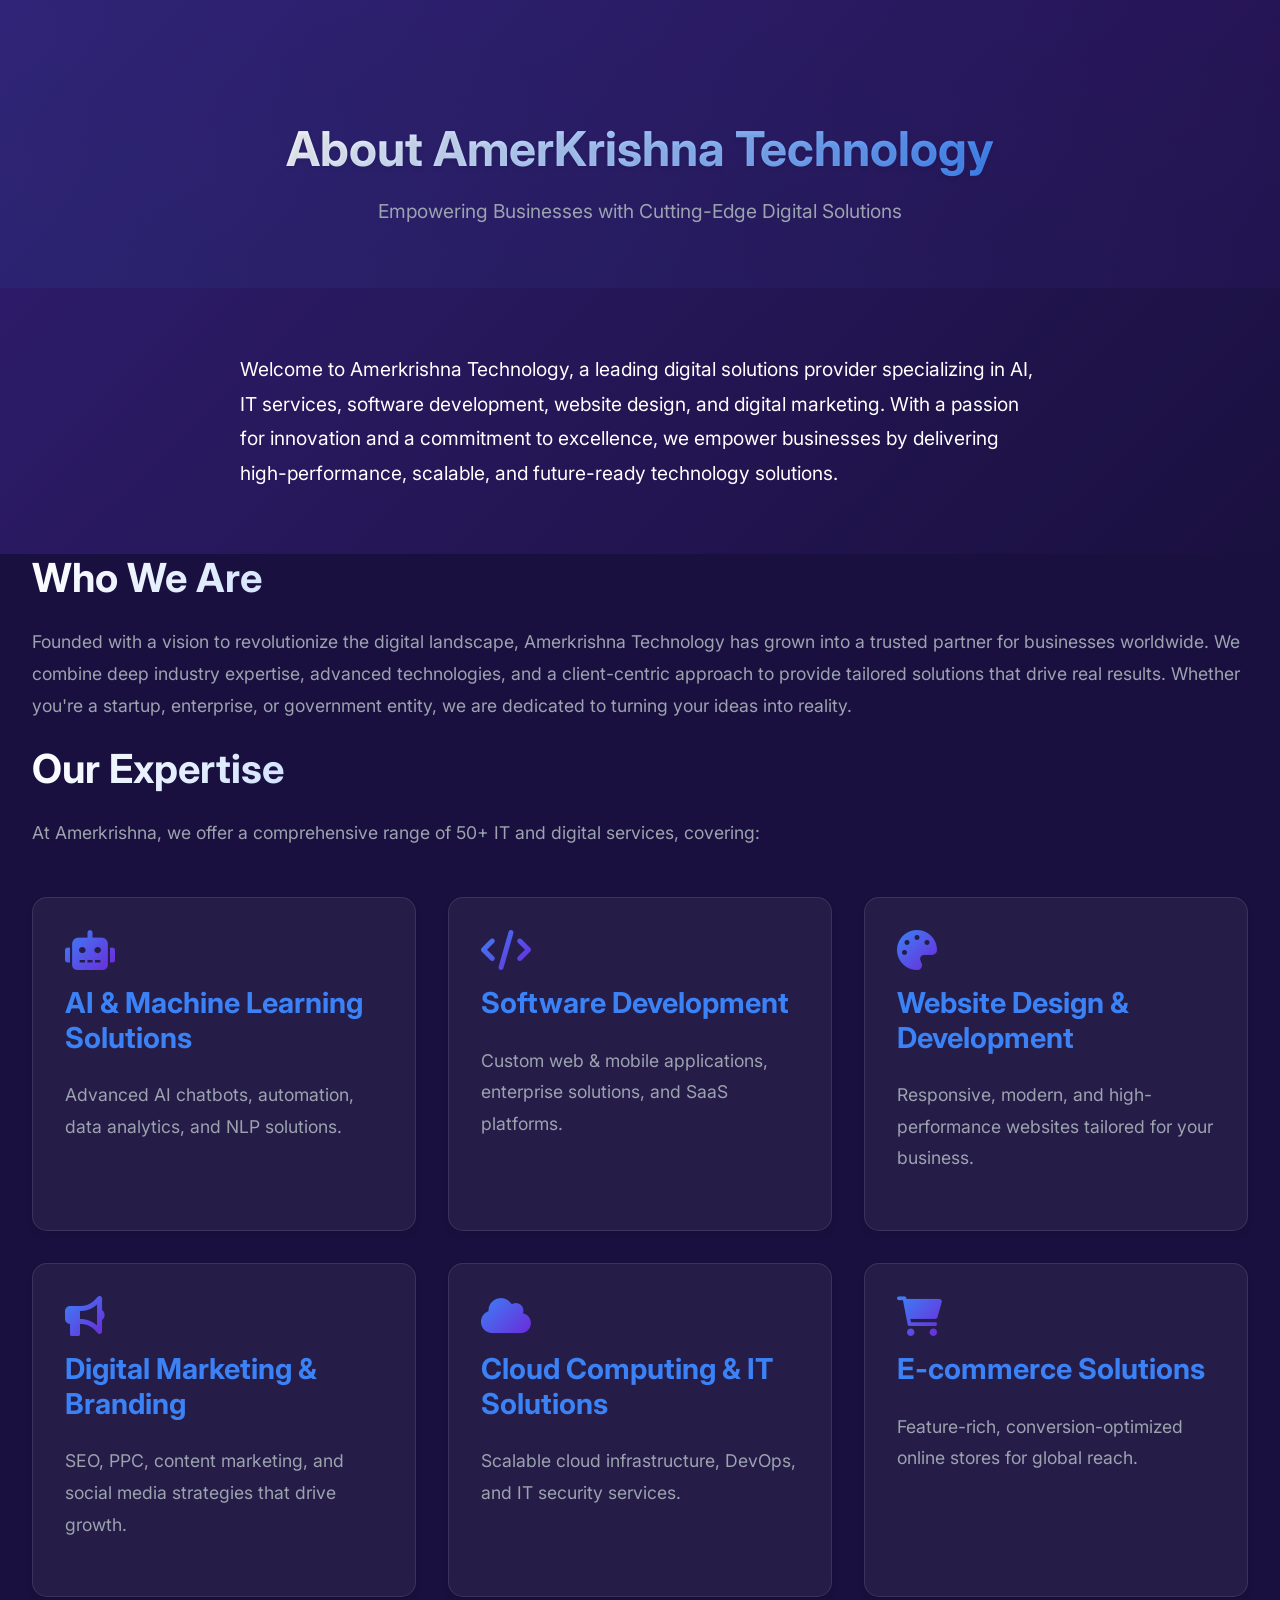
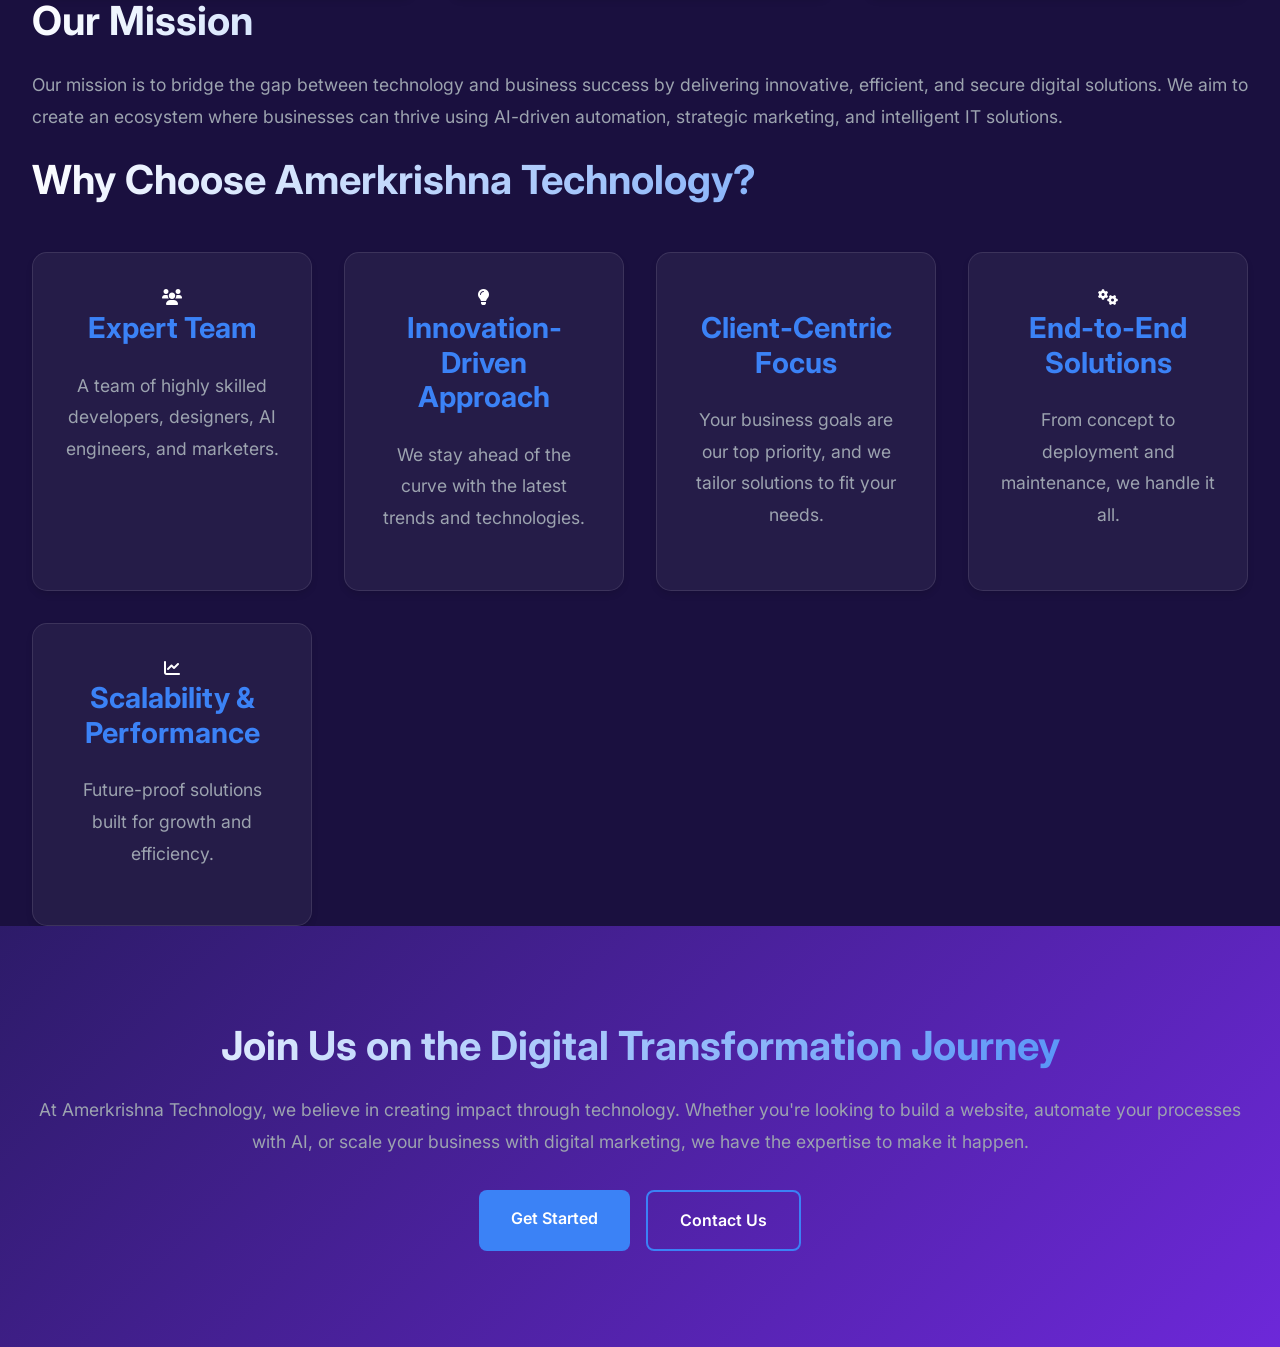
<file: about-us.html>
<!DOCTYPE html>
<html lang="en">
<head>
    <meta charset="UTF-8">
    <meta name="viewport" content="width=device-width, initial-scale=1.0">
    <title>About Us - AmerKrishna Technology</title>
    <link href="https://fonts.googleapis.com/css2?family=Inter:wght@400;500;600;700;800&display=swap" rel="stylesheet">
    <link rel="stylesheet" href="https://cdnjs.cloudflare.com/ajax/libs/font-awesome/6.0.0/css/all.min.css">
    <style>
        :root {
            --primary-purple: #2D1B69;
            --secondary-purple: #1A103F;
            --accent-blue: #3B82F6;
            --accent-purple: #6D28D9;
            --accent-pink: #EC4899;
            --text-white: #FFFFFF;
            --text-gray: #9CA3AF;
            --hover-bg: rgba(255, 255, 255, 0.08);
            --card-shadow: 0 4px 6px rgba(0, 0, 0, 0.1);
        }

        /* Typography Styles */
        * {
            margin: 0;
            padding: 0;
            box-sizing: border-box;
        }

        body {
            font-family: 'Inter', sans-serif;
            line-height: 1.6;
            color: var(--text-white);
            background: var(--secondary-purple);
        }

        h1, h2, h3, h4, h5, h6 {
            font-weight: 700;
            line-height: 1.2;
            margin-bottom: 1.5rem;
        }

        h2 {
            font-size: 2.5rem;
            background: linear-gradient(135deg, var(--text-white), var(--accent-blue));
            -webkit-background-clip: text;
            -webkit-text-fill-color: transparent;
        }

        h3 {
            font-size: 1.8rem;
            color: var(--accent-blue);
        }

        p {
            font-size: 1.1rem;
            color: var(--text-gray);
            margin-bottom: 1.5rem;
            line-height: 1.8;
        }
        .container {
            width: 95%;
            max-width: 100%;
            margin: 0 auto;
            padding: 0;
        }

        .about-hero .container {
            position: relative;
            z-index: 1;
            width: 95%;
            max-width: 100%;
            margin: 0;
            padding: 0 2rem;
        }

        .about-intro .container {
            max-width: 1200px;
            padding: 0 2rem;
            margin: 0 auto;
        }
        .about-intro {
            padding: 4rem 0;
            background: linear-gradient(135deg, var(--primary-purple), var(--secondary-purple));
        }
    
        .intro-text {
            font-size: 1.2rem;
            line-height: 1.8;
            color: var(--text-white);
            max-width: 800px;
            margin: 0 auto;
        }
    
        .expertise-grid {
            display: grid;
            grid-template-columns: repeat(auto-fit, minmax(300px, 1fr));
            gap: 2rem;
            margin-top: 3rem;
        }
    
        .expertise-item {
            background: rgba(255, 255, 255, 0.05);
            padding: 2rem;
            border-radius: 15px;
            transition: all 0.3s ease;
            box-shadow: var(--card-shadow);
            border: 1px solid rgba(255, 255, 255, 0.1);
        }
    
        .expertise-item:hover {
            transform: translateY(-5px);
            background: var(--hover-bg);
            border-color: var(--accent-blue);
        }
    
        .expertise-item i {
            font-size: 2.5rem;
            background: linear-gradient(135deg, var(--accent-blue), var(--accent-purple));
            -webkit-background-clip: text;
            -webkit-text-fill-color: transparent;
            margin-bottom: 1rem;
        }
    
        .benefits-grid {
            display: grid;
            grid-template-columns: repeat(auto-fit, minmax(250px, 1fr));
            gap: 2rem;
            margin-top: 3rem;
        }
    
        .benefit-item {
            text-align: center;
            padding: 2rem;
            background: rgba(255, 255, 255, 0.05);
            border-radius: 15px;
            transition: all 0.3s ease;
            box-shadow: var(--card-shadow);
            border: 1px solid rgba(255, 255, 255, 0.1);
        }
    
        .benefit-item:hover {
            transform: translateY(-5px);
            background: var(--hover-bg);
            border-color: var(--accent-pink);
        }
    
        .cta-section {
            padding: 6rem 0;
            text-align: center;
            background: linear-gradient(135deg, var(--primary-purple), var(--accent-purple));
            position: relative;
            overflow: hidden;
        }
    
        .cta-buttons {
            display: flex;
            gap: 1rem;
            justify-content: center;
            margin-top: 2rem;
        }
    
        .cta-button {
            padding: 1rem 2rem;
            border-radius: 8px;
            font-weight: 600;
            transition: all 0.3s ease;
            text-decoration: none;
            color: var(--text-white);
            background: var(--accent-blue);
        }

        .cta-button:hover {
            transform: translateY(-2px);
            box-shadow: 0 4px 12px rgba(59, 130, 246, 0.3);
        }
    
        .cta-button.secondary {
            background: transparent;
            border: 2px solid var(--accent-blue);
        }

        .cta-button.secondary:hover {
            background: var(--accent-blue);
            border-color: transparent;
        }
    
        @media (max-width: 768px) {
            .expertise-grid,
            .benefits-grid {
                grid-template-columns: 1fr;
            }
    
            .cta-buttons {
                flex-direction: column;
            }
        }
    </style>
    <!-- ... existing head section ... -->

<style>
    .about-hero {
        padding: 120px 0 60px;
        background: linear-gradient(135deg, var(--primary-purple), var(--secondary-purple));
        text-align: center;
        position: relative;
        overflow: hidden;
    }

    .about-hero::before {
        content: '';
        position: absolute;
        top: 0;
        left: 0;
        right: 0;
        bottom: 0;
        background: linear-gradient(45deg, rgba(59, 130, 246, 0.1), rgba(109, 40, 217, 0.1));
        pointer-events: none;
    }

    .about-hero .container {
        position: relative;
        z-index: 1;
        max-width: 800px;
        margin: 0 auto;
    }

    .about-hero h1 {
        font-size: 3rem;
        font-weight: 700;
        margin-bottom: 1rem;
        background: linear-gradient(135deg, var(--text-white), var(--accent-blue));
        -webkit-background-clip: text;
        -webkit-text-fill-color: transparent;
        text-shadow: 0 2px 4px rgba(0, 0, 0, 0.1);
    }

    .hero-subtitle {
        font-size: 1.2rem;
        color: var(--text-gray);
        max-width: 600px;
        margin: 0 auto;
    }
</style>

<section class="about-hero">
    <div class="container">
        <h1>About AmerKrishna Technology</h1>
        <p class="hero-subtitle">Empowering Businesses with Cutting-Edge Digital Solutions</p>
    </div>
</section>

<section class="about-intro">
    <div class="container">
        <p class="intro-text">Welcome to Amerkrishna Technology, a leading digital solutions provider specializing in AI, IT services, software development, website design, and digital marketing. With a passion for innovation and a commitment to excellence, we empower businesses by delivering high-performance, scalable, and future-ready technology solutions.</p>
    </div>
</section>

<section class="who-we-are">
    <div class="container">
        <h2>Who We Are</h2>
        <p>Founded with a vision to revolutionize the digital landscape, Amerkrishna Technology has grown into a trusted partner for businesses worldwide. We combine deep industry expertise, advanced technologies, and a client-centric approach to provide tailored solutions that drive real results. Whether you're a startup, enterprise, or government entity, we are dedicated to turning your ideas into reality.</p>
    </div>
</section>

<section class="expertise">
    <div class="container">
        <h2>Our Expertise</h2>
        <p class="expertise-intro">At Amerkrishna, we offer a comprehensive range of 50+ IT and digital services, covering:</p>
        <div class="expertise-grid">
            <div class="expertise-item">
                <i class="fas fa-robot"></i>
                <h3>AI & Machine Learning Solutions</h3>
                <p>Advanced AI chatbots, automation, data analytics, and NLP solutions.</p>
            </div>
            <div class="expertise-item">
                <i class="fas fa-code"></i>
                <h3>Software Development</h3>
                <p>Custom web & mobile applications, enterprise solutions, and SaaS platforms.</p>
            </div>
            <div class="expertise-item">
                <i class="fas fa-palette"></i>
                <h3>Website Design & Development</h3>
                <p>Responsive, modern, and high-performance websites tailored for your business.</p>
            </div>
            <div class="expertise-item">
                <i class="fas fa-bullhorn"></i>
                <h3>Digital Marketing & Branding</h3>
                <p>SEO, PPC, content marketing, and social media strategies that drive growth.</p>
            </div>
            <div class="expertise-item">
                <i class="fas fa-cloud"></i>
                <h3>Cloud Computing & IT Solutions</h3>
                <p>Scalable cloud infrastructure, DevOps, and IT security services.</p>
            </div>
            <div class="expertise-item">
                <i class="fas fa-shopping-cart"></i>
                <h3>E-commerce Solutions</h3>
                <p>Feature-rich, conversion-optimized online stores for global reach.</p>
            </div>
        </div>
    </div>
</section>

<section class="mission-vision">
    <div class="container">
        <div class="mission">
            <h2>Our Mission</h2>
            <p>Our mission is to bridge the gap between technology and business success by delivering innovative, efficient, and secure digital solutions. We aim to create an ecosystem where businesses can thrive using AI-driven automation, strategic marketing, and intelligent IT solutions.</p>
        </div>
    </div>
</section>

<section class="why-choose-us">
    <div class="container">
        <h2>Why Choose Amerkrishna Technology?</h2>
        <div class="benefits-grid">
            <div class="benefit-item">
                <i class="fas fa-users"></i>
                <h3>Expert Team</h3>
                <p>A team of highly skilled developers, designers, AI engineers, and marketers.</p>
            </div>
            <div class="benefit-item">
                <i class="fas fa-lightbulb"></i>
                <h3>Innovation-Driven Approach</h3>
                <p>We stay ahead of the curve with the latest trends and technologies.</p>
            </div>
            <div class="benefit-item">
                <i class="fas fa-target"></i>
                <h3>Client-Centric Focus</h3>
                <p>Your business goals are our top priority, and we tailor solutions to fit your needs.</p>
            </div>
            <div class="benefit-item">
                <i class="fas fa-cogs"></i>
                <h3>End-to-End Solutions</h3>
                <p>From concept to deployment and maintenance, we handle it all.</p>
            </div>
            <div class="benefit-item">
                <i class="fas fa-chart-line"></i>
                <h3>Scalability & Performance</h3>
                <p>Future-proof solutions built for growth and efficiency.</p>
            </div>
        </div>
    </div>
</section>

<section class="cta-section">
    <div class="container">
        <h2>Join Us on the Digital Transformation Journey</h2>
        <p>At Amerkrishna Technology, we believe in creating impact through technology. Whether you're looking to build a website, automate your processes with AI, or scale your business with digital marketing, we have the expertise to make it happen.</p>
        <div class="cta-buttons">
            <a href="#consultation-modal" class="cta-button">Get Started</a>
            <a href="contact.html" class="cta-button secondary">Contact Us</a>
        </div>
    </div>
</section>

<!-- ... existing modal and script sections ... -->
</file>
